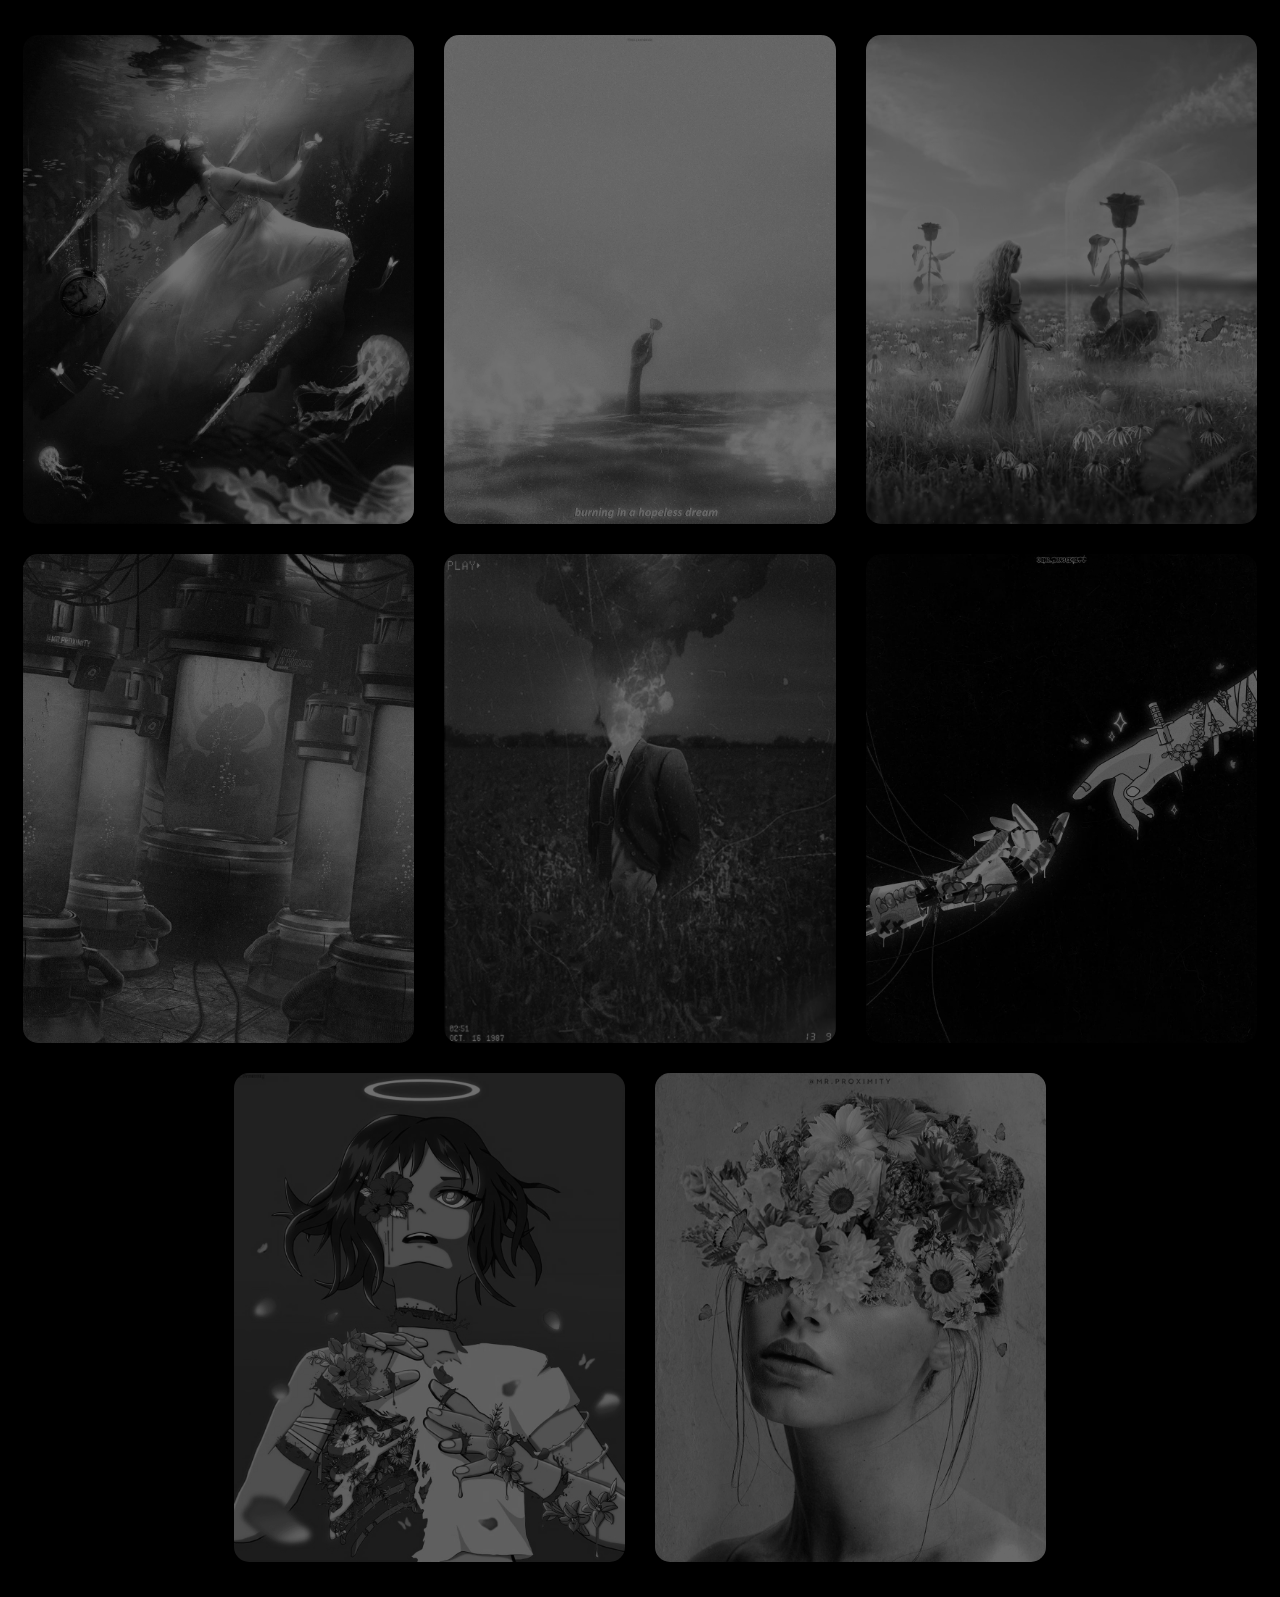
<file: art.html>
<!DOCTYPE html>
<html lang="en">
<head>
    <meta charset="UTF-8">
    <meta name="viewport" content="width=device-width, initial-scale=1.0">
    <title>Glowing PNG Hover with Popup</title>
    <link href="https://cdn.jsdelivr.net/npm/bootstrap@5.3.0/dist/css/bootstrap.min.css" rel="stylesheet">
    <style>
        body {
            background-color: black;
            display: flex;
            justify-content: center;
            align-items: center;
            
        }
        .container-fluid {
            padding: 20px;
        }
        .img-container {
            position: relative;
            display: flex;
            justify-content: center;
            align-items: center;
            padding: 15px;
            cursor: pointer;
        }
        .glow {
            position: absolute;
            top: 50%;
            left: 50%;
            transform: translate(-50%, -50%);
            width: 100%;
            height: 100%;
            filter: blur(12px);
            opacity: 0;
            transition: opacity 0.3s ease-in-out;
            border-radius: 15px;
            pointer-events: none;
            z-index: -1;
        }
        .img-container:hover .glow {
            opacity: 65%;
        }
        .main {
            display: block;
            width: 100%;
            height: auto;
            position: relative;
            border-radius: 15px;
            z-index: 1;
        }

        /* Default: All images are in full color */
.img-container .main {
    transition: filter 0.3s ease-in-out;
}

/* When hovering on any .img-container, turn ALL images grayscale */
.container-fluid:hover .main {
    filter: grayscale(100%);
    opacity: 45%;
}

/* The hovered image stays in full color */
.img-container:hover .main {
    filter: grayscale(0%);
    opacity: 100%;
}

        

        
        /* Glassmorphism Popup */
        .popup {
        
            position: fixed;min-width: 1000px;
            background: rgba(255, 255, 255, 0.35); /* White base with 35% opacity */
            min-height: 400px;
            border: 0.4px solid white;
            top: 50%;
            left: 50%;
            transform: translate(-50%, -50%) scale(0.9);
            width: 60%;
            max-width: 600px;
            padding: 30px;
            border-radius: 15px;
            background: rgba(255, 255, 255, 0.15);
            backdrop-filter: blur(10px);
            box-shadow: 0 4px 20px rgba(255, 255, 255, 0.2);
            
            color: white; /* Ensures visibility */
    text-shadow: 2px 2px 4px rgba(0, 0, 0, 0.7); /* Soft shadow for contrast */
    font-weight: 500; /* Slightly bold for better readability */
            font-family: "Poppins", sans-serif;
            
            opacity: 0;
            transition: opacity 0.4s ease-in-out, transform 0.4s ease-in-out;
            z-index: 2;
        }
        .popup.show {
            display: block;
            opacity: 2;
            transform: translate(-50%, -50%) scale(1);
        }
        .popup-header {
    display: flex;
    justify-content: space-between;
    align-items: center;
    font-size: 22px;
    font-weight: bold;
    z-index: 2;
    margin-right: 0px; /* Adds spacing between title and description */
}

        
        .popup-description { color: white; /* Ensures visibility */
    text-shadow: 2px 2px 4px rgba(0, 0, 0, 0.7); /* Soft shadow for contrast */
    font-weight: 500; /* Slightly bold for better readability */
            font-size: 16px;
            opacity: 0.8;
            text-align: right;
            z-index: 2;
          
        }
        .popup-close {
            cursor: pointer;
            color: rgba(0, 0, 0, 0);
            font-size: 20px;
            transition: 0.3s;
            z-index: 2;
        }
        .popup-close:hover {
            color: rgb(0, 0, 0);
            z-index: 2;
        }
        .popup-icon {
            width: 22px;
            height: 22px;
            z-index: 2;
        }
    </style>
</head>
<body>
    

    <div class="container-fluid">
        <!-- First Row -->
        <div class="row g-4">
            <div class="col-md-4 col-sm-6 img-container" onclick="showPopup('Celestial Mirage', 'A surreal blend of cosmic colors, inspired by the endless wonders of the galaxy.A surreal blend of cosmic colors, inspired by the endless wonders of the galaxy.A surreal blend of cosmic colors, inspired by the endless wonders of the galaxy.')">
                <img src="art1.png" alt="Art 1" class="main">
                <img src="art1.png" alt="Art 1 Glow" class="glow">
            </div>
            <div class="col-md-4 col-sm-6 img-container" onclick="showPopup('Ethereal Echoes', 'A dreamlike representation of fading memories, painted in soft hues of nostalgia.A dreamlike representation of fading memories, painted in soft hues of nostalgia.A dreamlike representation of fading memories, painted in soft hues of nostalgia.A dreamlike representation of fading memories, painted in soft hues of nostalgia.')">
                <img src="art2.png" alt="Art 2" class="main">
                <img src="art2.png" alt="Art 2 Glow" class="glow">
            </div>
            <div class="col-md-4 col-sm-6 img-container" onclick="showPopup('Silent Symphony', 'A visual orchestra of colors harmonizing in silent rhythm, evoking deep emotions.')">
                <img src="art3.png" alt="Art 3" class="main">
                <img src="art3.png" alt="Art 3 Glow" class="glow">
            </div>
        </div>

        <!-- Second Row -->
        <div class="row g-4">
            <div class="col-md-4 col-sm-6 img-container" onclick="showPopup('Aurora’s Embrace', 'Capturing the dance of northern lights in an artistic glow of ethereal energy.')">
                <img src="art4.png" alt="Art 4" class="main">
                <img src="art4.png" alt="Art 4 Glow" class="glow">
            </div>
            <div class="col-md-4 col-sm-6 img-container" onclick="showPopup('Infinite Reverie', 'A journey through infinite landscapes of the mind, a fusion of reality and fantasy.')">
                <img src="art5.png" alt="Art 5" class="main">
                <img src="art5.png" alt="Art 5 Glow" class="glow">
            </div>
            <div class="col-md-4 col-sm-6 img-container" onclick="showPopup('Timeless Mirage', 'A fleeting vision frozen in time, suspended between dreams and reality.')">
                <img src="art6.png" alt="Art 6" class="main">
                <img src="art6.png" alt="Art 6 Glow" class="glow">
            </div>
        </div>

        <!-- Third Row -->
        <div class="row g-4 justify-content-center">
            <div class="col-md-4 col-sm-6 img-container" onclick="showPopup('Shattered Illusions', 'Fragments of imagination colliding into an abstract masterpiece.')">
                <img src="art7.png" alt="Art 7" class="main">
                <img src="art7.png" alt="Art 7 Glow" class="glow">
            </div>
            <div class="col-md-4 col-sm-6 img-container" onclick="showPopup('Eclipse’s Whisper', 'A cosmic ballet of light and shadow, captured in a single mesmerizing moment.')">
                <img src="art8.png" alt="Art 8" class="main">
                <img src="art8.png" alt="Art 8 Glow" class="glow">
            </div>
        </div>
    </div>

    <!-- Glassmorphism Popup -->
    <div id="popup" class="popup">
        <div class="popup-header">
            <span id="popup-title"></span>
            <span class="popup-close" onclick="hidePopup()">
                <svg xmlns="http://www.w3.org/2000/svg" width="22" height="22" fill="white" class="popup-icon" viewBox="0 0 16 16">
                    <path d="M8 15A7 7 0 1 1 8 1a7 7 0 0 1 0 14m0 1A8 8 0 1 0 8 0a8 8 0 0 0 0 16"/>
                    <path d="M4.646 4.646a.5.5 0 0 1 .708 0L8 7.293l2.646-2.647a.5.5 0 0 1 .708.708L8.707 8l2.647 2.646a.5.5 0 0 1-.708.708L8 8.707l-2.646 2.647a.5.5 0 0 1-.708-.708L7.293 8 4.646 5.354a.5.5 0 0 1 0-.708"/>
                </svg>
            </span>
        </div>
        <p id="popup-description" class="popup-description"></p>
    </div>

    <script>
        function showPopup(title, description) {
            document.getElementById("popup-title").innerText = title;
            document.getElementById("popup-description").innerText = description;
            document.getElementById("popup").classList.add("show");
        }
        function hidePopup() {
            document.getElementById("popup").classList.remove("show");
        }
    </script>


</body>
</html>
</file>
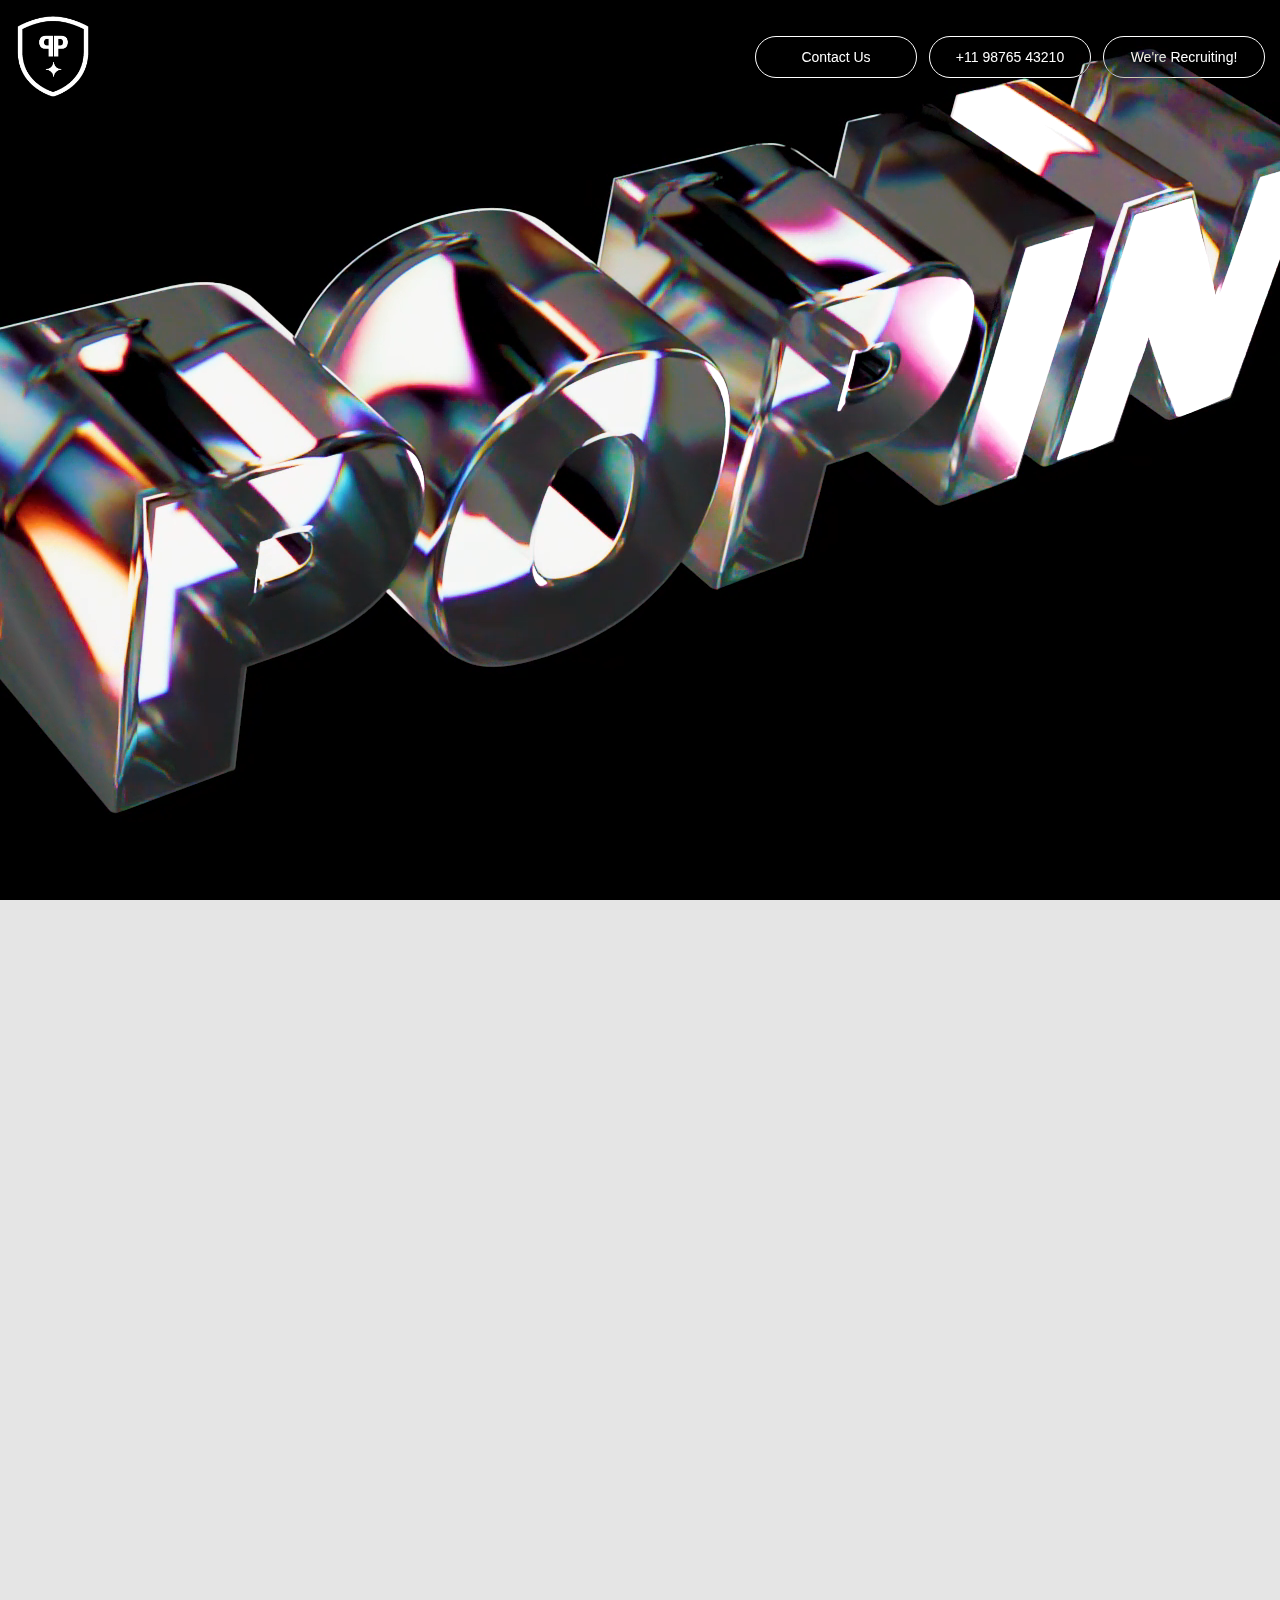
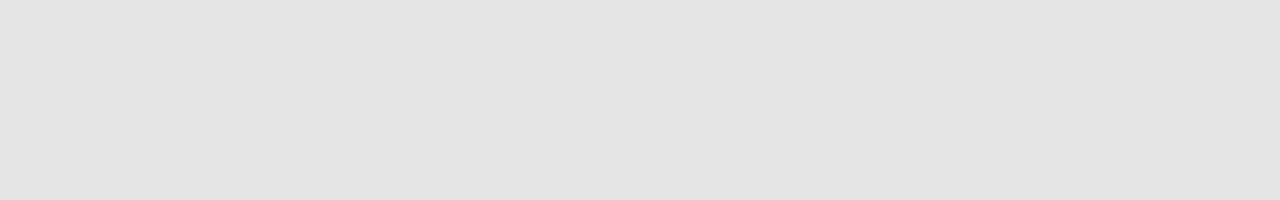
<file: combined test.html>
<!DOCTYPE html>
<html lang="en">
<head>
    <meta charset="UTF-8">
    <meta name="viewport" content="width=device-width, initial-scale=1.0">
    <title>Interactive Logo</title>
    <style>
        body {
            font-family: "Poppins", sans-serif;
            margin: 0;
            overflow-x: hidden;
            background: #000000;
        }
        .page {
            width: 100vw;
            height: 100vh;
            display: flex;
            align-items: center;
            justify-content: center;
            position: relative;
        }
        #page1 { 
            background: #000000; 
            width: 100vw;
            height: 100vh;
            display: flex;
            align-items: center;
            justify-content: center;
            flex-direction: column;
            position: relative;
        }
        #page2 { 
            background: #e5e5e5; 
            width: 100vw;
            height: 100vh;
            display: flex;
            align-items: center;
            justify-content: center;
        }
        .video-container {
            position: absolute;
            width: 1920px;
            height: 1080px;
        }
        .hello-image {
            position: absolute;
            width: 1920px;
            height: 1080px;
            z-index: 1;
            display: none;
        }
        .cursor-mask {
            position: absolute;
            width: 800px;
            height: 800px;
            background: radial-gradient(circle, rgba(255,255,255,0.1) 10%, rgba(255,255,255,0) 40%);
            pointer-events: none;
            transform: translate(-50%, -50%);
            filter: blur(20px);
            mix-blend-mode: screen;
            /* Grain effect */
            background-image: url('[data-uri]');
            background-size: cover;
            opacity: 0.8;
        }

        /* HEADER STYLES */
        .header {
            position: fixed;
            top: 15px;
            left: 15px;
            right: 15px;
            display: flex;
            align-items: center;
            justify-content: space-between;
            z-index: 1000;
            transition: filter 0.5s ease-in-out;
            /* Invert dynamically based on background */
            mix-blend-mode: difference;
            color: white;
        }

        /* Logo */
        .logo {
            width: 75px; /* Adjust size */
            height: auto;
            transition: filter 0.5s ease-in-out, box-shadow 0.3s ease-in-out;
        }

        /* Glow effect on logo hover */
        .logo:hover {
            filter: drop-shadow(0 0 10px white);
        }

        /* Contact Box Container (Fixed at Top Right) */
        .contact-container {
            display: flex;
            align-items: center;
            gap: 12px;
            transition: filter 0.5s ease-in-out;
        }

        /* Contact Boxes */
        .contact-box {
            border: 1.5px solid white;
            color: white;
            width: 160px;
            height: 40px;
            border-radius: 40px;
            display: flex;
            align-items: center;
            justify-content: center;
            font-size: 14px;
            font-weight: 300;
            text-align: center;
            transition: box-shadow 0.3s ease-in-out, text-shadow 0.3s ease-in-out;
        }

        /* Glow effect on hover */
        .contact-box:hover {
            box-shadow: 0 0 8px white, 0 0 16px white;
            text-shadow: 0 0 8px white, 0 0 16px white;
        }

       

    </style>
</head>
<body>

    <!-- Header (Logo + Contact Info) -->
    <div class="header" id="header">
        <img src="logo-popin.png" alt="Logo" class="logo" id="logo">
        <div class="contact-container" id="contactHeader">
            <div class="contact-box">Contact Us</div>
            <div class="contact-box"> +11 98765 43210</div>
            <div class="contact-box">We're Recruiting!</div>
        </div>
    </div>

    <div id="page1" class="page">
        <img src="hello.png" class="hello-image" alt="Hello Text" style="display: none; clip-path: circle(400px at 2003px 526px);">
        <video class="video-container" src="loop logo.mp4" autoplay loop muted></video>
        <video class="video-container glow" src="loop logo glow2.mp4" autoplay loop muted style="display: none; clip-path: circle(400px at 2003px 526px);"></video>
        <div class="cursor-mask" style="left: 2003px; top: 526px;"></div>
    </div>

    <div id="page2" class="page">
    </div>

    <script>
        const cursorMask = document.querySelector('.cursor-mask');
        const glowVideo = document.querySelector('.video-container.glow');
        const helloText = document.querySelector('.hello-image');
        const mainVideo = document.querySelector('.video-container:not(.glow)');
        const header = document.getElementById("header");

        // Sync glow video with main video
        glowVideo.addEventListener('loadedmetadata', () => {
            glowVideo.currentTime = mainVideo.currentTime;
        });

        mainVideo.addEventListener('timeupdate', () => {
            glowVideo.currentTime = mainVideo.currentTime;
        });

        document.addEventListener('mousemove', (e) => {
            cursorMask.style.left = `${e.clientX}px`;
            cursorMask.style.top = `${e.clientY}px`;
            glowVideo.style.display = "block";
            helloText.style.display = "block";
            glowVideo.style.clipPath = `circle(400px at ${e.clientX}px ${e.clientY}px)`;
            helloText.style.clipPath = `circle(400px at ${e.clientX}px ${e.clientY}px)`;
        });

        document.addEventListener('mouseleave', () => {
            glowVideo.style.display = "none";
            helloText.style.display = "none";
        });

        // Invert header colors on scroll
        window.addEventListener("scroll", function() {
            const page2 = document.querySelector("#page2");
            const page2Position = page2.offsetTop;

            if (window.scrollY >= page2Position - 50) {
                header.classList.add("invert");
            } else {
                header.classList.remove("invert");
            }
        });
    </script>

</body>
</html>
</file>
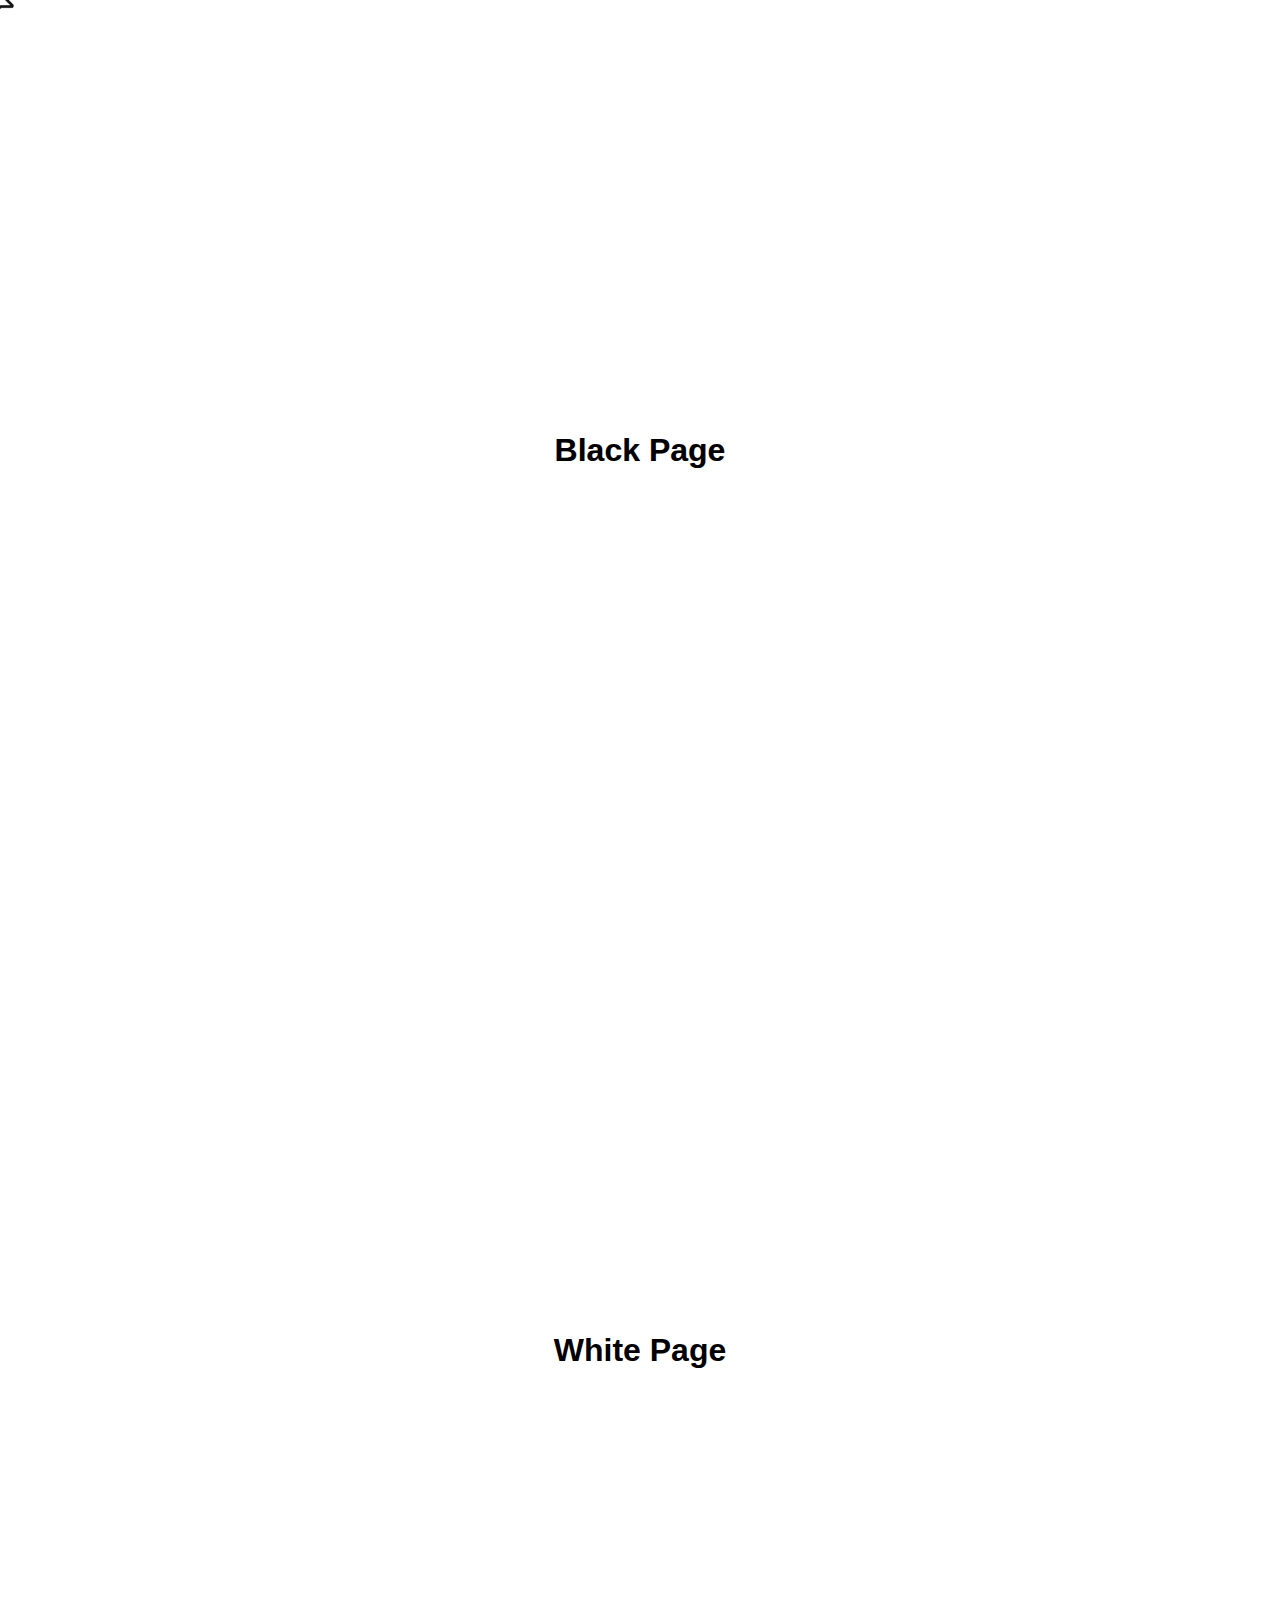
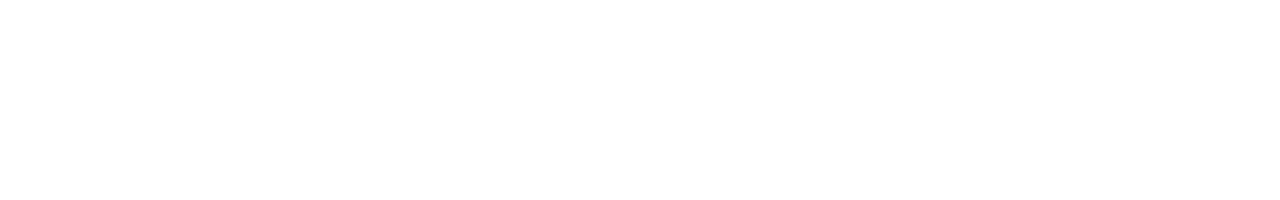
<file: custom test.html>
<!DOCTYPE html>
<html lang="en">
<head>
    <meta charset="UTF-8">
    <meta name="viewport" content="width=device-width, initial-scale=1.0">
    <title>Two Page Scroll with Auto-Inverting Cursor</title>
    <style>
        /* Remove default margins */
        body, html {
            margin: 0;
            padding: 0;
            height: 200vh; /* 2-page effect */
            cursor: none; /* Hide default cursor */
        }

        /* Section Styling */
        .page {
            height: 100vh;
            display: flex;
            justify-content: center;
            align-items: center;
            font-size: 2rem;
            font-family: Arial, sans-serif;
            font-weight: bold;
            position: relative;
            width: 100%;
        }

        .black-page {
            background-color: black;
            color: white;
        }

        .white-page {
            background-color: white;
            color: black;
        }

        /* Cursor Overlay Layer */
        .cursor-layer {
            position: fixed;
            top: 0;
            left: 0;
            width: 100%;
            height: 100%;
            pointer-events: none; /* Allows interaction with underlying content */
            z-index: 9999;
            background: white; /* Trick to make mix-blend-mode detect colors correctly */
            mix-blend-mode: difference;
        }

        /* Custom Cursor */
        .custom-cursor {
            position: absolute;
            width: 32px;
            height: 32px;
            background: url('custom.png') no-repeat center;
            background-size: contain;
            transform: translate(-50%, -50%);
        }
    </style>
</head>
<body>
    <!-- Cursor Overlay -->
    <div class="cursor-layer">
        <div class="custom-cursor" id="cursor"></div>
    </div>

    <!-- Pages -->
    <div class="page black-page">Black Page</div>
    <div class="page white-page">White Page</div>

    <script>
        // Custom Cursor Movement
        document.addEventListener("mousemove", function(e) {
            const cursor = document.getElementById("cursor");
            cursor.style.left = `${e.clientX}px`;
            cursor.style.top = `${e.clientY}px`;
        });
    </script>
</body>
</html>
</file>
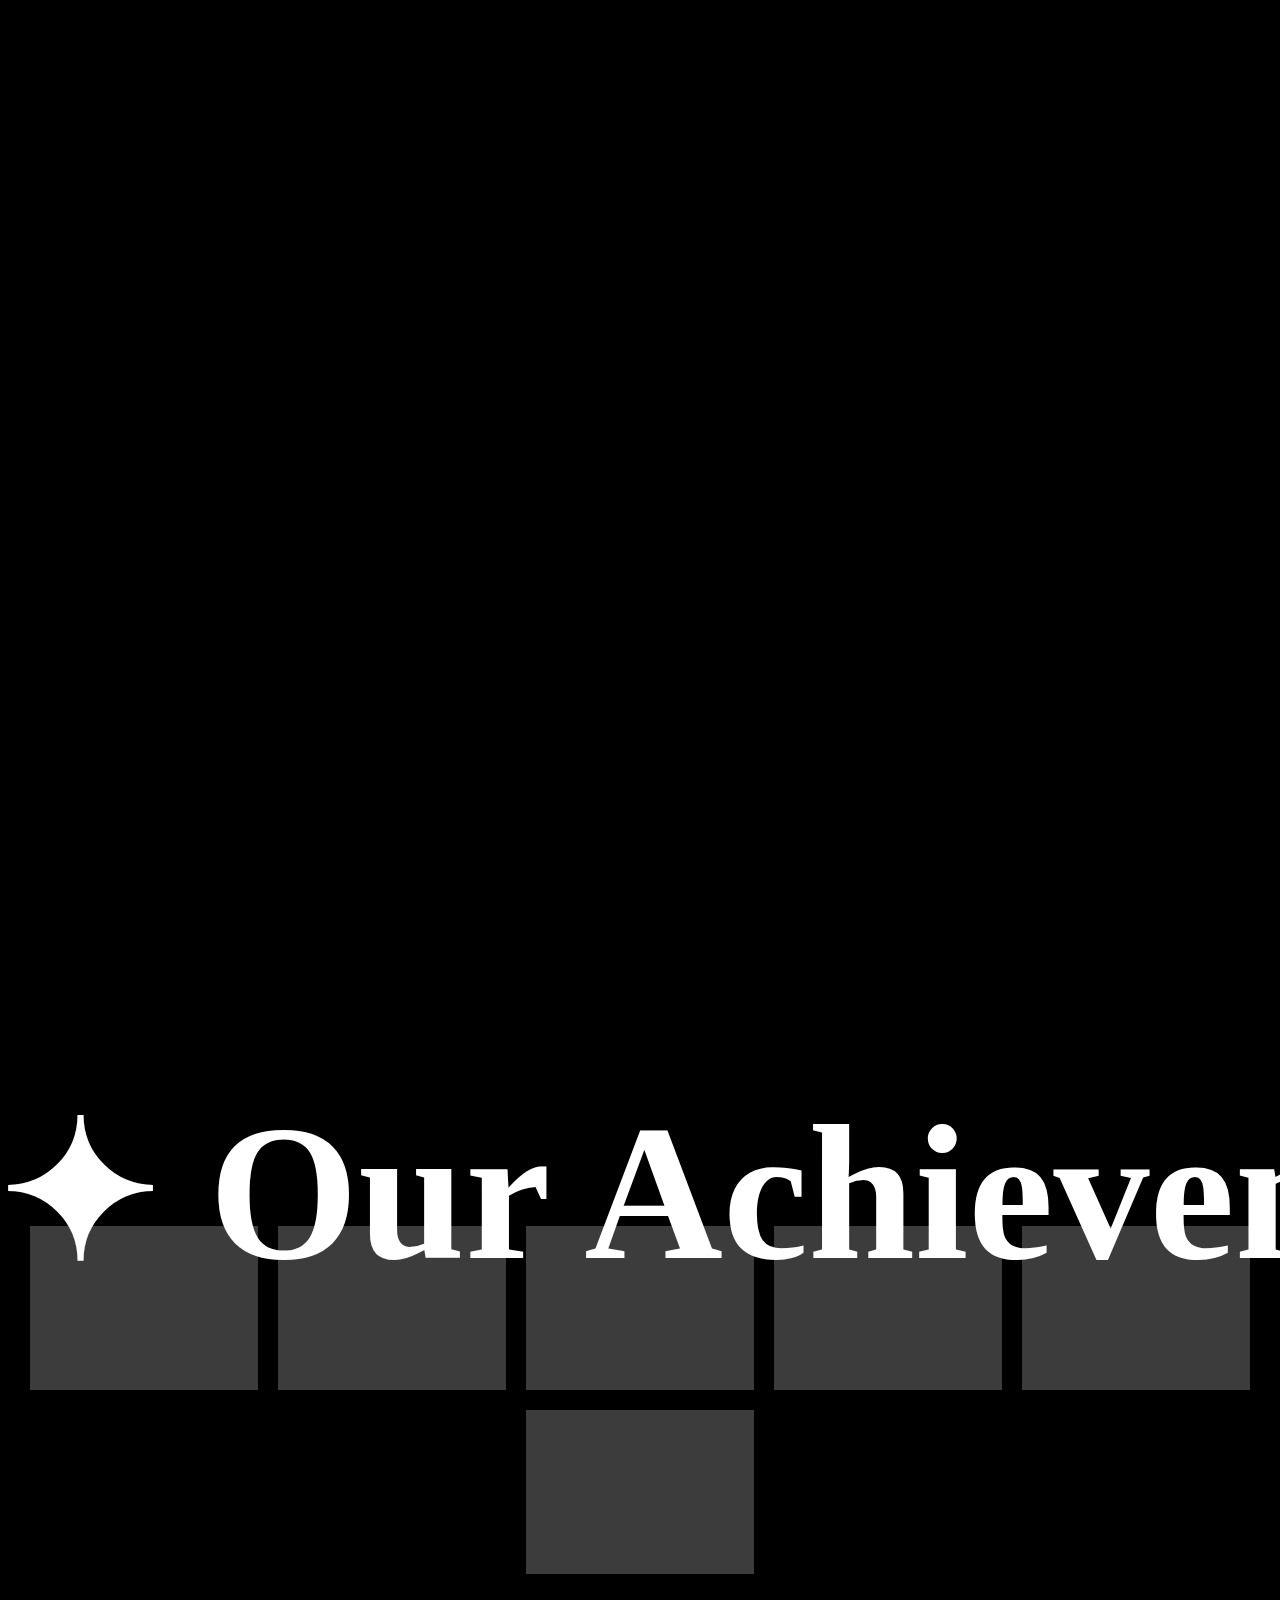
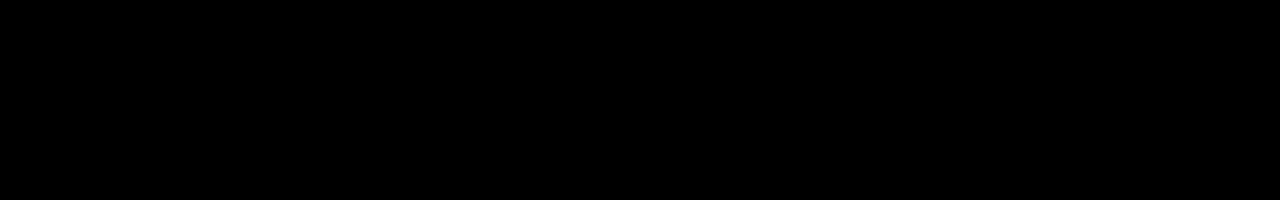
<file: gallery.html>
<!DOCTYPE html>
<html lang="en">
<head>
    <meta charset="UTF-8">
    <meta name="viewport" content="width=device-width, initial-scale=1.0">
    <title>Our Achievements</title>
    <style>
        body {
            margin: 0;
            padding: 0;
            background-color: black;
            color: white;
            font-family: 'Garamond', serif;
        }

        .blank-section {
            height: 100vh;
        }

        .achievements-section {
            height: 100vh;
            display: flex;
            flex-direction: column;
            align-items: center;
            justify-content: center;
            position: relative;
            overflow: hidden;
        }

        .scrolling-text {
            white-space: nowrap;
            font-size: 192px;  /* 2x the original size */
            font-weight: bold;
            position: absolute;
            top: 20%;
            overflow: hidden;
            width: 100%;
        }

        .text-wrapper {
            display: flex;
            width: max-content;
            animation: scrollText 64s linear infinite; /* Slower by 40% */
        }

        .text-content {
            padding-right: 50px;
        }

        @keyframes scrollText {
            from { transform: translateX(0); }
            to { transform: translateX(-100%); }
        }

        .gallery {
            display: flex;
            flex-wrap: wrap;
            justify-content: center;
            gap: 20px;
            margin-top: 100px;
        }

        .gallery div {
            width: calc(100px + 10vw);
            height: calc(100px + 5vw);
            background-color: rgba(200, 200, 200, 0.3);
        }
    </style>
</head>
<body>
    <div class="blank-section"></div>
    <div class="achievements-section">
        <div class="scrolling-text">
            <div class="text-wrapper">
                <!-- Text will be dynamically generated here -->
            </div>
        </div>
        <div class="gallery">
            <div></div>
            <div></div>
            <div></div>
            <div></div>
            <div></div>
            <div></div>
        </div>
    </div>

    <script>
        let scrollingTextWrapper = document.querySelector('.text-wrapper');
        let textContent = '✦ Our Achievements';

        // Function to duplicate the text content dynamically
        function generateText() {
            scrollingTextWrapper.innerHTML = ''; // Clear existing content
            for (let i = 0; i < 20; i++) {
                let span = document.createElement('span');
                span.classList.add('text-content');
                span.textContent = textContent;
                scrollingTextWrapper.appendChild(span);
            }
        }

        // Call the function to populate the text initially
        generateText();

        // Initial scroll speed is slower
        let baseSpeed = 64;  // 40% slower speed than before (40s => 64s)

        // Adjust scrolling speed on scroll
        window.addEventListener('scroll', () => {
            let scrollTop = window.scrollY;
            // Calculate the new speed with reduced speed (slower by 40%)
            let newSpeed = baseSpeed + (scrollTop / window.innerHeight * baseSpeed);
            scrollingTextWrapper.style.animationDuration = newSpeed + 's';  // Change only speed, not direction
        });
    </script>
</body>
</html>
</file>
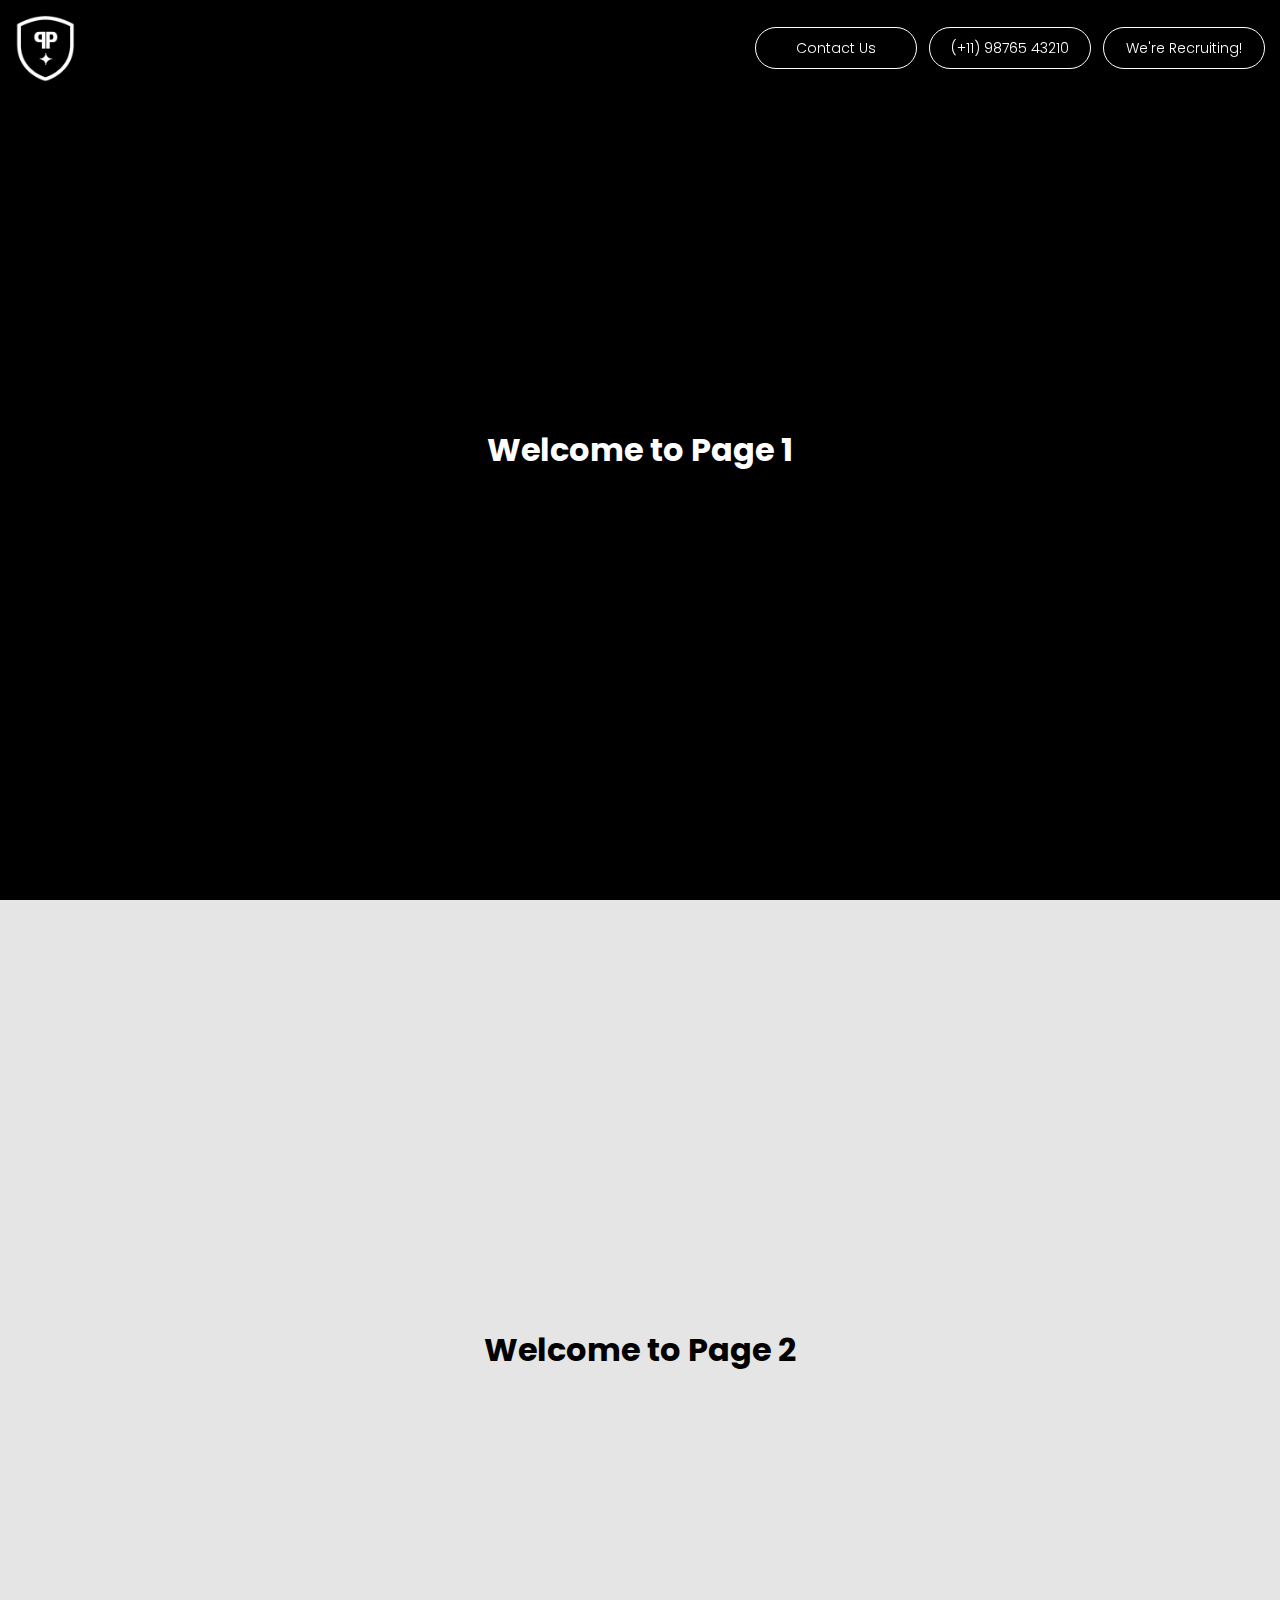
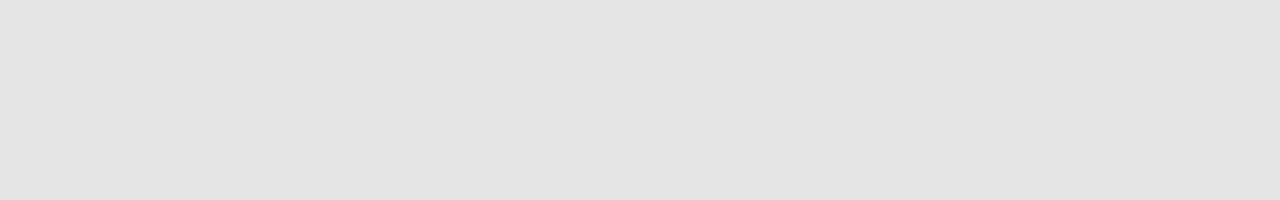
<file: header test.html>
<!DOCTYPE html>
<html lang="en">
<head>
    <meta charset="UTF-8">
    <meta name="viewport" content="width=device-width, initial-scale=1.0">
    <title>Scrolling Contact Header</title>
    <style>
        @import url('https://fonts.googleapis.com/css2?family=Poppins:wght@300&display=swap');

        body {
            font-family: "Poppins", sans-serif;
            margin: 0;
            padding: 0;
            transition: background-color 0.5s ease-in-out;
        }

        /* Page 1 (Black background) */
        .page-1 {
            background-color: black;
            height: 100vh;
            display: flex;
            justify-content: center;
            align-items: center;
            color: white;
        }

        /* Page 2 (White background) */
        .page-2 {
            background-color: #e5e5e5;
            height: 100vh;
            display: flex;
            justify-content: center;
            align-items: center;
            color: black;
        }

        /* Header (Contains Logo & Contact Boxes) */
        .header {
            position: fixed;
            top: 15px;
            left: 15px;
            right: 15px;
            display: flex;
            align-items: center;
            justify-content: space-between;
            z-index: 1000;
            transition: filter 0.5s ease-in-out;
        }

        /* Logo */
        .logo {
            width: 60px; /* Adjust size */
            height: auto;
            transition: filter 0.5s ease-in-out, box-shadow 0.3s ease-in-out;
        }

        /* Glow effect on logo hover */
        .logo:hover {
            filter: drop-shadow(0 0 10px white);
        }

        /* Contact Box Container (Fixed at Top Right) */
        .contact-container {
            display: flex;
            align-items: center;
            gap: 12px;
            transition: filter 0.5s ease-in-out;
        }

        /* Contact Boxes */
        .contact-box {
            border: 1.5px solid white;
            color: white;
            width: 160px;
            height: 40px;
            border-radius: 40px;
            display: flex;
            align-items: center;
            justify-content: center;
            font-size: 14px;
            font-weight: 300;
            text-align: center;
            transition: box-shadow 0.3s ease-in-out, text-shadow 0.3s ease-in-out;
        }

        /* Glow effect on hover */
        .contact-box:hover {
            box-shadow: 0 0 8px white, 0 0 16px white;
            text-shadow: 0 0 8px white, 0 0 16px white;
        }

        /* Invert effect for Page 2 */
        .invert {
            filter: invert(1);
        }
    </style>
</head>
<body>

    <!-- Header (Logo + Contact Info) -->
    <div class="header" id="header">
        <img src="logo-popin.png" alt="Logo" class="logo" id="logo">
        <div class="contact-container" id="contactHeader">
            <div class="contact-box">Contact Us</div>
            <div class="contact-box"> (+11) 98765 43210</div>
            <div class="contact-box">We're Recruiting!</div>
        </div>
    </div>

    <!-- Page 1 -->
    <div class="page-1">
        <h1>Welcome to Page 1</h1>
    </div>

    <!-- Page 2 -->
    <div class="page-2">
        <h1>Welcome to Page 2</h1>
    </div>

    <script>
        window.addEventListener("scroll", function() {
            const header = document.getElementById("header");
            const page2 = document.querySelector(".page-2");
            const page2Position = page2.offsetTop;

            if (window.scrollY >= page2Position - 50) {
                header.classList.add("invert");
            } else {
                header.classList.remove("invert");
            }
        });
    </script>

</body>
</html>
</file>
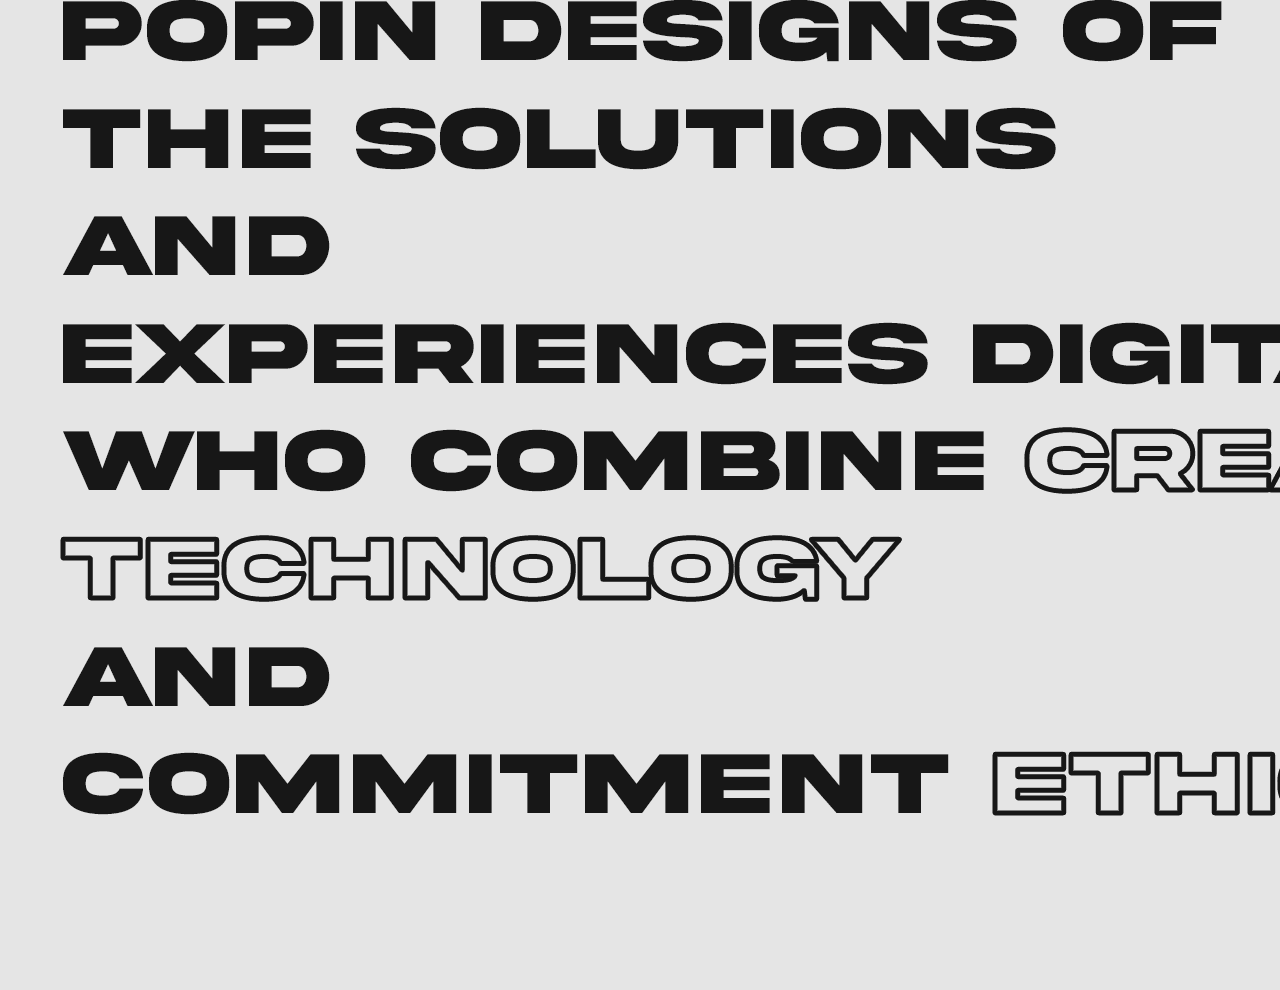
<file: mousein test.html>
<!DOCTYPE html>
<html lang="en">
<head>
    <meta charset="UTF-8">
    <meta name="viewport" content="width=device-width, initial-scale=1.0">
    <title>Interactive Image Hover</title>
    <style>
        body {
            background-color: #e5e5e5;
            margin: 0;
            height: 100vh;
            display: flex;
            justify-content: center;
            align-items: center;
            position: relative;
            overflow: hidden;
        }
        .container {
            position: relative;
            width: 1920px;
            height: 1080px;
        }
        /* Main Text Image */
        .text-image {
            position: absolute;
            top: 0;
            left: 0;
            width: 1920px;
            height: 1080px;
        }
        /* Hover Images (initially hidden) */
        .hover-image {
            position: absolute;
            top: 0;
            left: 0;
            width: 1920px;
            height: 1080px;
            visibility: hidden;
            opacity: 0;
            transition: opacity 0.5s ease;
            pointer-events: none; /* Ensures images don’t block hover detection */
        }
        .hover-image.blue {
            background-image: url('blue.png');
        }
        .hover-image.green {
            background-image: url('green.png');
        }
        .hover-image.red {
            background-image: url('red.png');
        }
        /* Hover Areas */
        .hover-area {
            position: absolute;
            cursor: pointer;
        }
        /* Adjusted Box Sizes */
        .blue-box {
            top: 500px;
            left: 1020px;
            width: 847px;
            height: 144px;
        }
        .green-box {
            top: 605px;
            left: 41px;
            width: 964px;
            height: 116px;
        }
        .red-box {
            top: 831px;
            left: 985px;
            width: 556px;
            height: 121px;
        }
    </style>
</head>
<body>
    <div class="container">
        <!-- Main Text Image -->
        <img class="text-image" src="page2text.png" alt="Text">
        
        <!-- Hoverable Areas -->
        <div class="hover-area blue-box" onmouseover="showImage('blue')" onmouseout="hideImage('blue')"></div>
        <div class="hover-area green-box" onmouseover="showImage('green')" onmouseout="hideImage('green')"></div>
        <div class="hover-area red-box" onmouseover="showImage('red')" onmouseout="hideImage('red')"></div>
        
        <!-- Hover Images -->
        <div class="hover-image blue"></div>
        <div class="hover-image green"></div>
        <div class="hover-image red"></div>
    </div>

    <script>
        function showImage(color) {
            const image = document.querySelector(`.hover-image.${color}`);
            image.style.visibility = 'visible';
            image.style.opacity = '1';
        }

        function hideImage(color) {
            const image = document.querySelector(`.hover-image.${color}`);
            image.style.opacity = '0';
            setTimeout(() => {
                if (image.style.opacity === '0') {
                    image.style.visibility = 'hidden';
                }
            }, 500); // Match transition duration
        }
    </script>
</body>
</html>
</file>
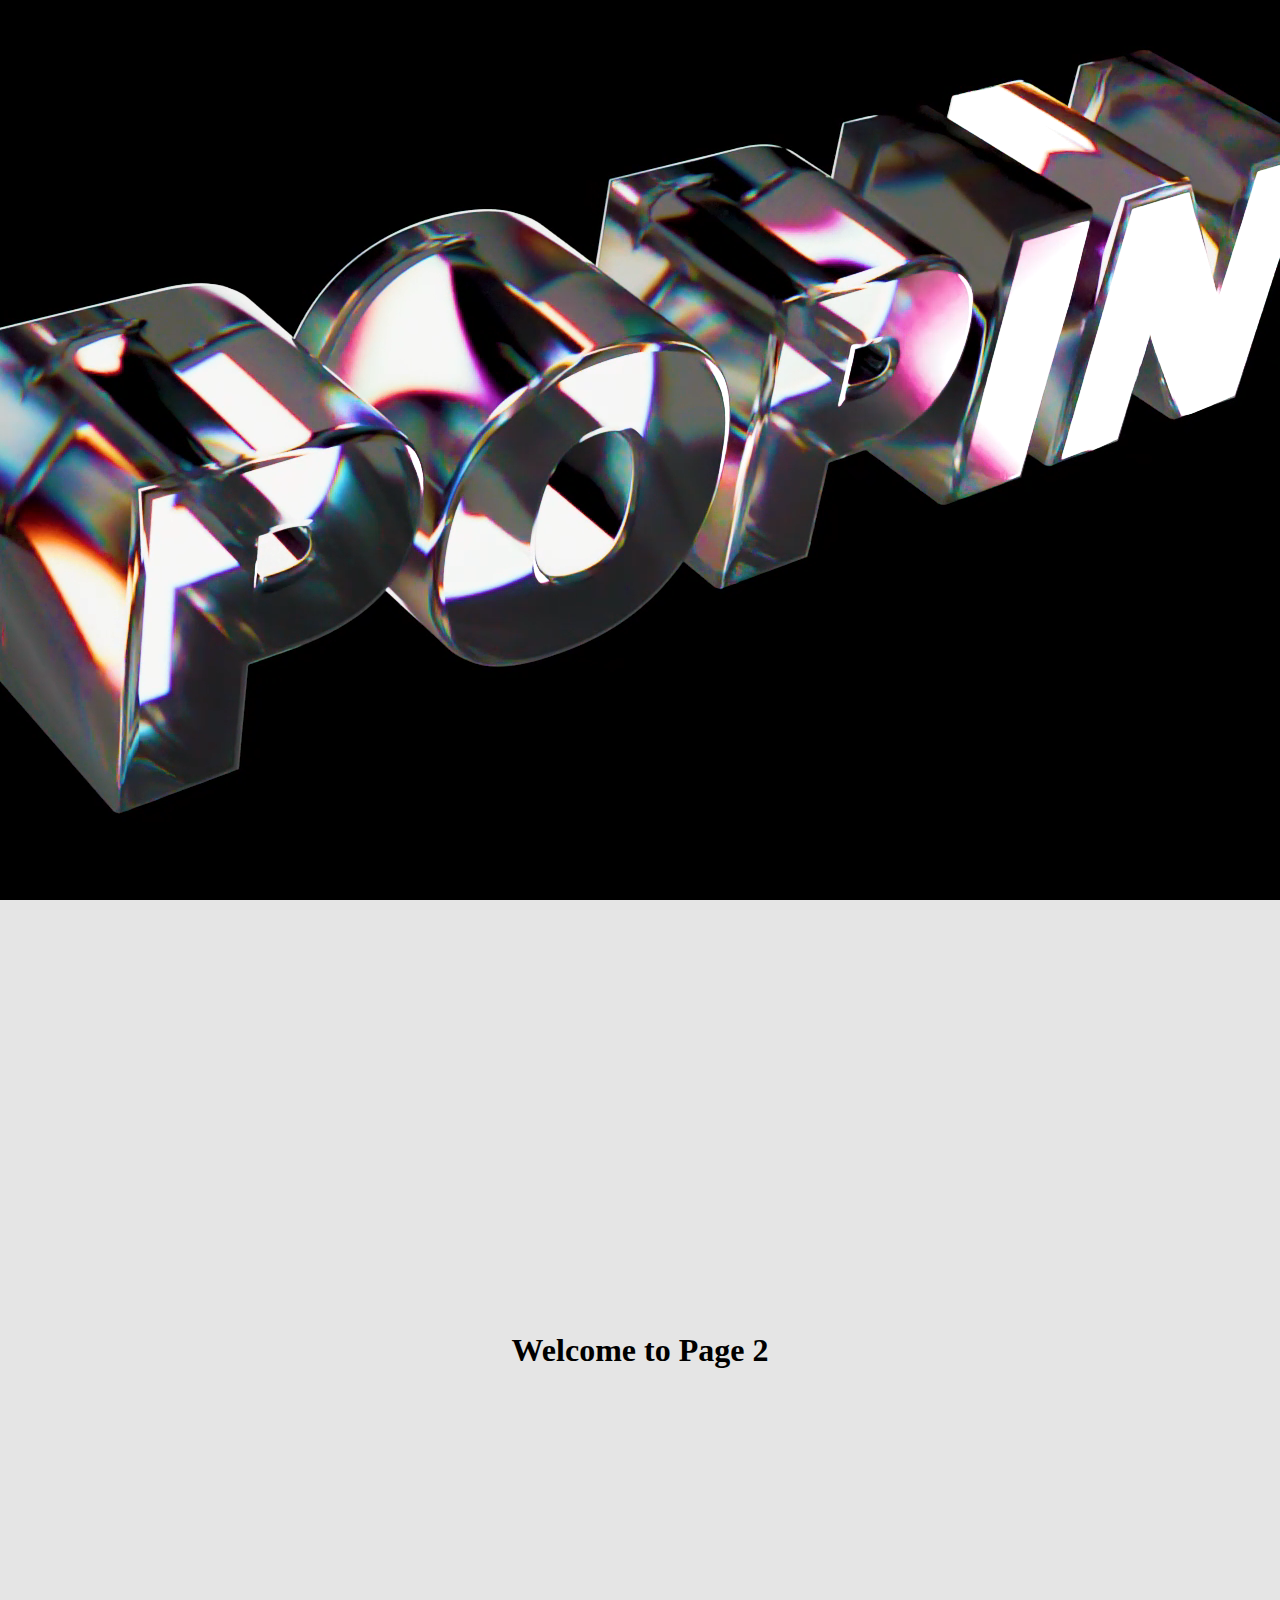
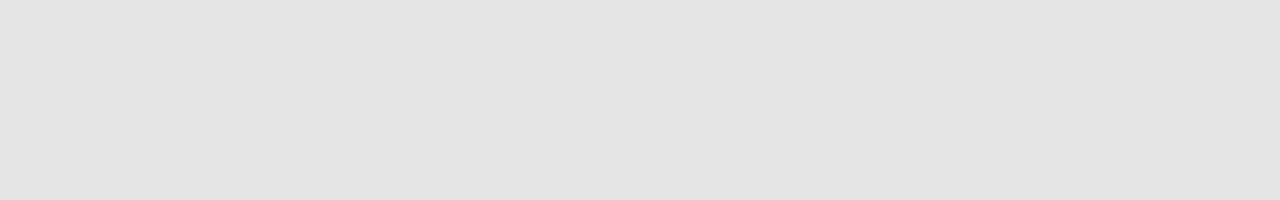
<file: test.html>
<html lang="en">
<head>
    <meta charset="UTF-8">
    <meta name="viewport" content="width=device-width, initial-scale=1.0">
    <title>Interactive Logo</title>
    <style>
        body {
            margin: 0;
            overflow-x: hidden;
            background: #000000;
        }
        .page {
            width: 100vw;
            height: 100vh;
            display: flex;
            align-items: center;
            justify-content: center;
            position: relative;
        }
        #page1 { 
            background: #000000; 
            width: 100vw;
            height: 100vh;
            display: flex;
            align-items: center;
            justify-content: center;
            flex-direction: column;
            position: relative;
        }
        #page2 { 
            background: #e5e5e5; 
            width: 100vw;
            height: 100vh;
            display: flex;
            align-items: center;
            justify-content: center;
        }
        .video-container {
            position: absolute;
            width: 1920px;
            height: 1080px;
        }
        .hello-image {
            position: absolute;
            width: 1920px;
            height: 1080px;
            z-index: 1;
            display: none;
        }
        .cursor-mask {
            position: absolute;
            width: 800px;
            height: 800px;
            background: radial-gradient(circle, rgba(255,255,255,0.1) 10%, rgba(255,255,255,0) 40%);
            pointer-events: none;
            transform: translate(-50%, -50%);
            filter: blur(20px);
            mix-blend-mode: screen;
             /* Grain effect */
    background-image: url('[data-uri]');
    background-size: cover;
    opacity: 0.8;
    
        }
    </style>
</head>
<body>
    <div id="page1" class="page">
        <img src="hello.png" class="hello-image" alt="Hello Text" style="display: none; clip-path: circle(400px at 2003px 526px);">
        <video class="video-container" src="loop logo.mp4" autoplay loop muted></video>
        <video class="video-container glow" src="loop logo glow2.mp4" autoplay loop muted style="display: none; clip-path: circle(400px at 2003px 526px);"></video>
        <div class="cursor-mask" style="left: 2003px; top: 526px;"></div>
    </div>
    <div id="page2" class="page">
        <h1>Welcome to Page 2</h1>
    </div>
    <script>
        const cursorMask = document.querySelector('.cursor-mask');
        const glowVideo = document.querySelector('.video-container.glow');
        const helloText = document.querySelector('.hello-image');
        const mainVideo = document.querySelector('.video-container:not(.glow)');

        // Sync glow video with main video
        glowVideo.addEventListener('loadedmetadata', () => {
            glowVideo.currentTime = mainVideo.currentTime;
        });

        mainVideo.addEventListener('timeupdate', () => {
            glowVideo.currentTime = mainVideo.currentTime;
        });

        document.addEventListener('mousemove', (e) => {
            cursorMask.style.left = `${e.clientX}px`;
            cursorMask.style.top = `${e.clientY}px`;
            glowVideo.style.display = "block";
            helloText.style.display = "block";
            glowVideo.style.clipPath = `circle(400px at ${e.clientX}px ${e.clientY}px)`;
            helloText.style.clipPath = `circle(400px at ${e.clientX}px ${e.clientY}px)`;
        });

        document.addEventListener('mouseleave', () => {
            glowVideo.style.display = "none";
            helloText.style.display = "none";
        });
    </script>
</body>
</html>
</file>
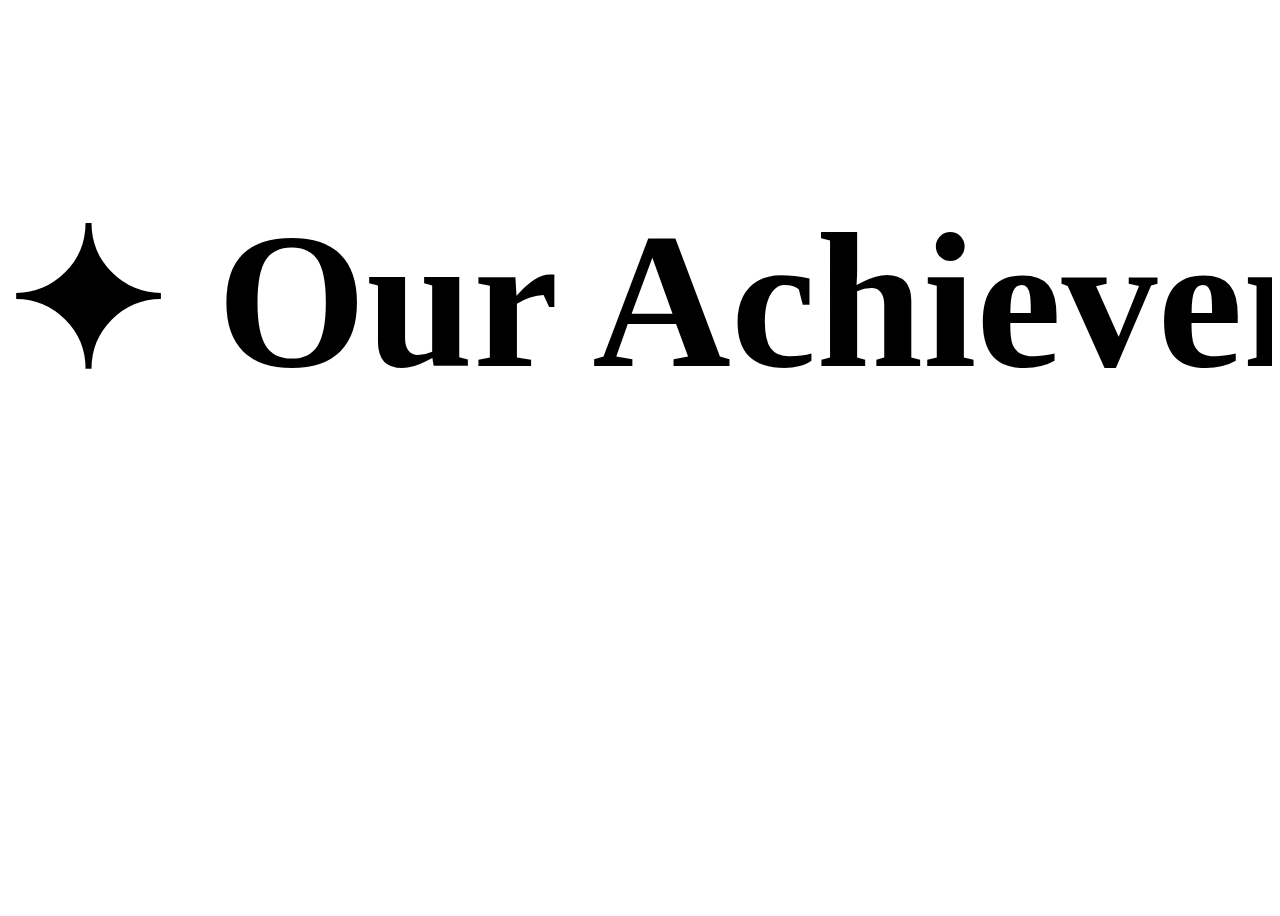
<file: text animation test.html>
<!DOCTYPE html>
<html lang="en">
<head>
    <meta charset="UTF-8">
    <meta name="viewport" content="width=device-width, initial-scale=1.0">
    <title>Our Achievements</title>
    <style>
       

        .achievements-section {
            height: 100vh;
            display: flex;
            flex-direction: column;
            align-items: center;
            justify-content: center;
            position: relative;
            overflow: hidden;
        }

        .scrolling-text {
            white-space: nowrap;
            font-size: 192px;  /* 2x the original size */
            font-weight: bold;
            position: absolute;
            top: 20%;
            overflow: hidden;
            width: 100%;
        }

        .text-wrapper {
            display: flex;
            width: max-content;
            animation: scrollText 64s linear infinite; /* Slower by 40% */
        }

        .text-content {
            padding-right: 50px;
        }

        @keyframes scrollText {
            from { transform: translateX(0); }
            to { transform: translateX(-100%); }
        }

    </style>
</head>
<body>
    
    <div class="achievements-section">
        <div class="scrolling-text">
            <div class="text-wrapper">
                <!-- Text will be dynamically generated here -->
            </div>
        </div>
        
    </div>

    <script>
        let scrollingTextWrapper = document.querySelector('.text-wrapper');
        let textContent = '✦ Our Achievements';

        // Function to duplicate the text content dynamically
        function generateText() {
            scrollingTextWrapper.innerHTML = ''; // Clear existing content
            for (let i = 0; i < 20; i++) {
                let span = document.createElement('span');
                span.classList.add('text-content');
                span.textContent = textContent;
                scrollingTextWrapper.appendChild(span);
            }
        }

        // Call the function to populate the text initially
        generateText();

        // Initial scroll speed is slower
        let baseSpeed = 64;  // 40% slower speed than before (40s => 64s)

        // Adjust scrolling speed on scroll
        window.addEventListener('scroll', () => {
            let scrollTop = window.scrollY;
            // Calculate the new speed with reduced speed (slower by 40%)
            let newSpeed = baseSpeed + (scrollTop / window.innerHeight * baseSpeed);
            scrollingTextWrapper.style.animationDuration = newSpeed + 's';  // Change only speed, not direction
        });
    </script>
</body>
</html>
</file>
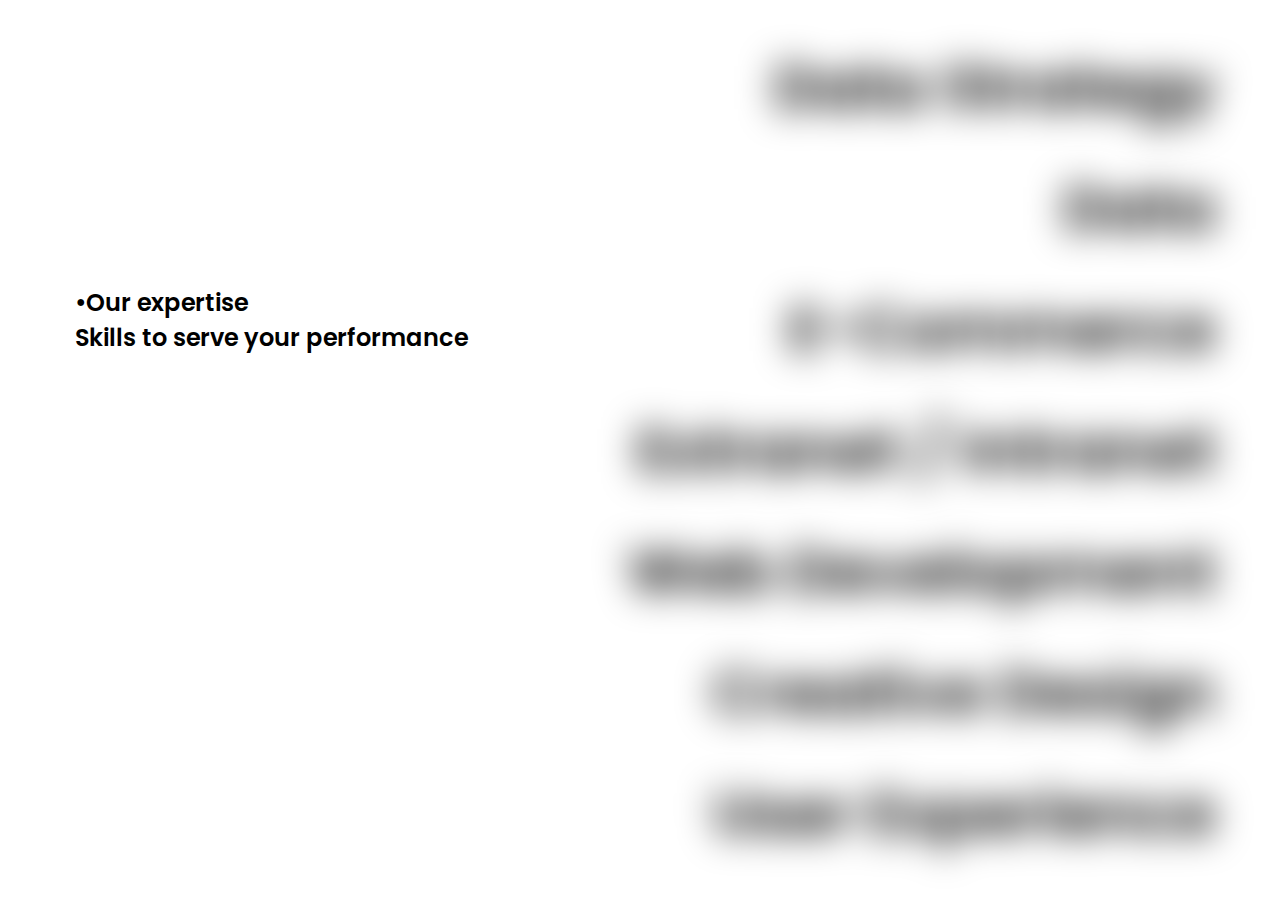
<file: text blur2.html>
<!DOCTYPE html>
<html lang="en">
<head>
    <meta charset="UTF-8">
    <meta name="viewport" content="width=device-width, initial-scale=1.0">
    <title>Blur to Clear Text with Popup</title>
    <style>
        @import url('https://fonts.googleapis.com/css2?family=Poppins:wght@300;600&display=swap');

        body {                                              /* BODY*/
            margin: 0;
            padding: 0;
            display: flex;
            justify-content: space-between;
            align-items: center;
            
            min-height: 100vh;
            max-height: 1080p;
            max-width: 1920px;
            background-color: #ffffff;
            font-family: 'Poppins', sans-serif;
        }

        .left-content {
            position: absolute;
            top: 285px;
            left: 75px;
            text-align: left;
        }

        .left-content .dot {
            height: 6px;
            width: 6px;
            background-color: black;
            border-radius: 50%;
            display: inline-block;
            margin-right: 6px;
        }

        .left-content .expertise,
        .left-content .skills {
            font-size: 1.875vw; /* Increased by 15% */
            color: black;
            font-family: 'Poppins', sans-serif;
            font-weight: 600;
        }

        .container {
            text-align: right;
            margin-right: 5vw;
            margin-left: auto;
        }

        .word {
            font-size: 4.875vw; /* Increased by 15% */
            margin: 3vh 0;
            color: black;
            filter: blur(18.25px); /* Increased blur by 25% */
            transition: filter 0.4s ease-in-out;
            cursor: pointer;
            font-family: 'Poppins', sans-serif;
            font-weight: 600;
        }

        .word:hover {
            filter: blur(0px);
        }

        .popup {
            position: fixed;
            top: 0;
            left: 0;
            width: 100%;
            height: 100%;
            background: rgba(0, 0, 0, 0.8);
            display: none;
            align-items: center;
            justify-content: center;
            color: white;
            text-align: center;
            opacity: 0;
            animation: fadeIn 0.5s forwards;
        }

        @keyframes fadeIn {
            from { opacity: 0; }
            to { opacity: 1; }
        }

        .popup-content {
            background: white;
            color: black;
            padding: 2rem;
            width: 50%;
            max-width: 600px;
            border-radius: 10px;
            position: relative;
            font-family: 'Poppins', sans-serif;
        }

        .close-btn {
            position: absolute;
            top: 10px;
            right: 15px;
            font-size: 20px;
            cursor: pointer;
            font-family: 'Poppins', sans-serif;
        }                                                          /* HEAD*/
    </style> 
</head>                                                        
<body>
    <div class="left-content">
        <span class=""></span><span class="expertise">•Our expertise</span>
        <div class="skills">Skills to serve your performance</div>
    </div>

    <div class="container">
        <div class="word" onclick="openPopup('Data Strategy', 'A structured approach to managing and leveraging data for business success.')">Data Strategy</div>
        <div class="word" onclick="openPopup('Data', 'Raw facts and figures that can be processed into meaningful insights.')">Data</div>
        <div class="word" onclick="openPopup('E-Commerce', 'Online commercial transactions through websites and applications.')">E-Commerce</div>
        <div class="word" onclick="openPopup('Extranet / Intranet', 'Private networks used for internal or partner collaboration.')">Extranet / Intranet</div>
        <div class="word" onclick="openPopup('Web Development', 'Building and maintaining websites and web applications.')">Web Development</div>
        <div class="word" onclick="openPopup('Creative Design', 'Innovative visual and functional design for digital and print media.')">Creative Design</div>
        <div class="word" onclick="openPopup('User Experience', 'Enhancing user satisfaction by improving usability and accessibility.')">User Experience</div>
    </div>

    <div id="popup" class="popup">
        <div class="popup-content">
            <span class="close-btn" onclick="closePopup()">&times;</span>
            <h2 id="popup-title"></h2>
            <p id="popup-description"></p>
        </div>
    </div>

    <script>
        function openPopup(title, description) {
            document.getElementById('popup-title').innerText = title;
            document.getElementById('popup-description').innerText = description;
            let popup = document.getElementById('popup');
            popup.style.display = 'flex';
            setTimeout(() => { popup.style.opacity = '1'; }, 10);
        }

        function closePopup() {
            let popup = document.getElementById('popup');
            popup.style.opacity = '0';
            setTimeout(() => { popup.style.display = 'none'; }, 500);
        }
    </script>
</body>
</html>
</file>
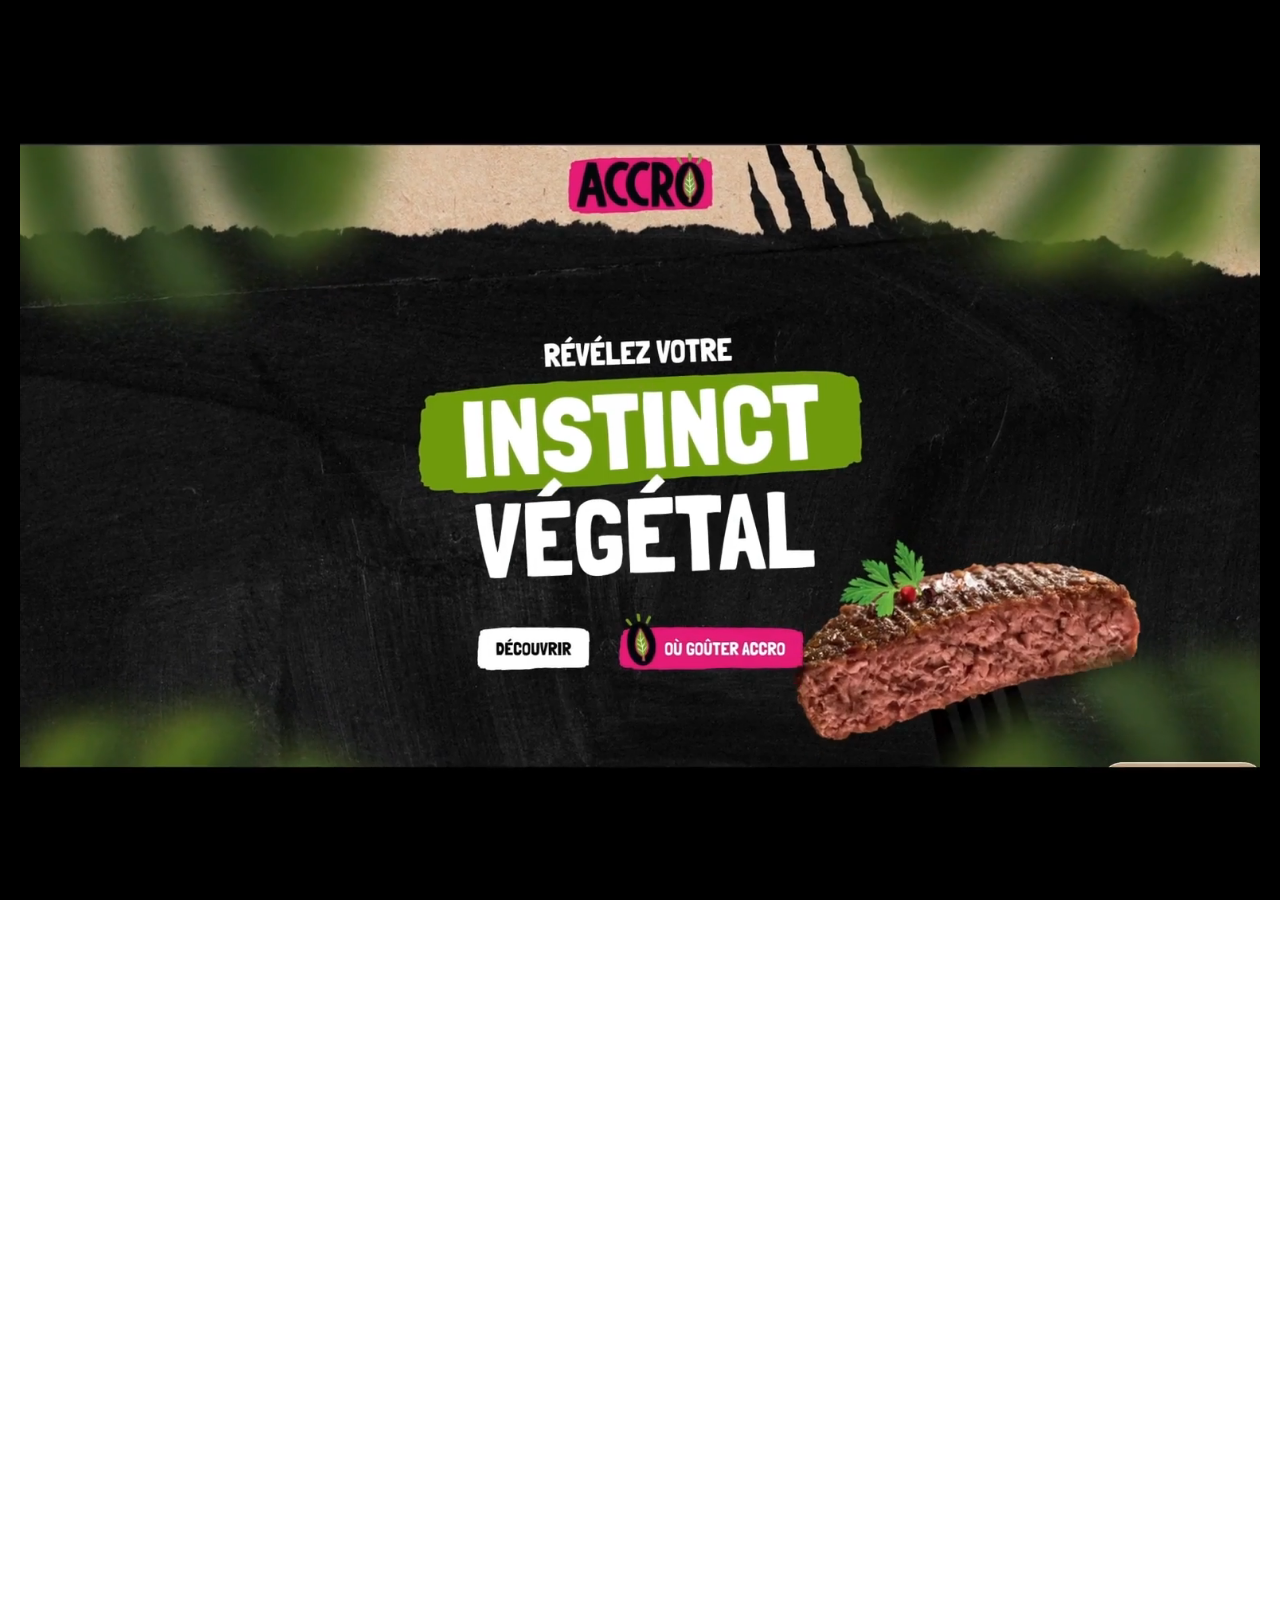
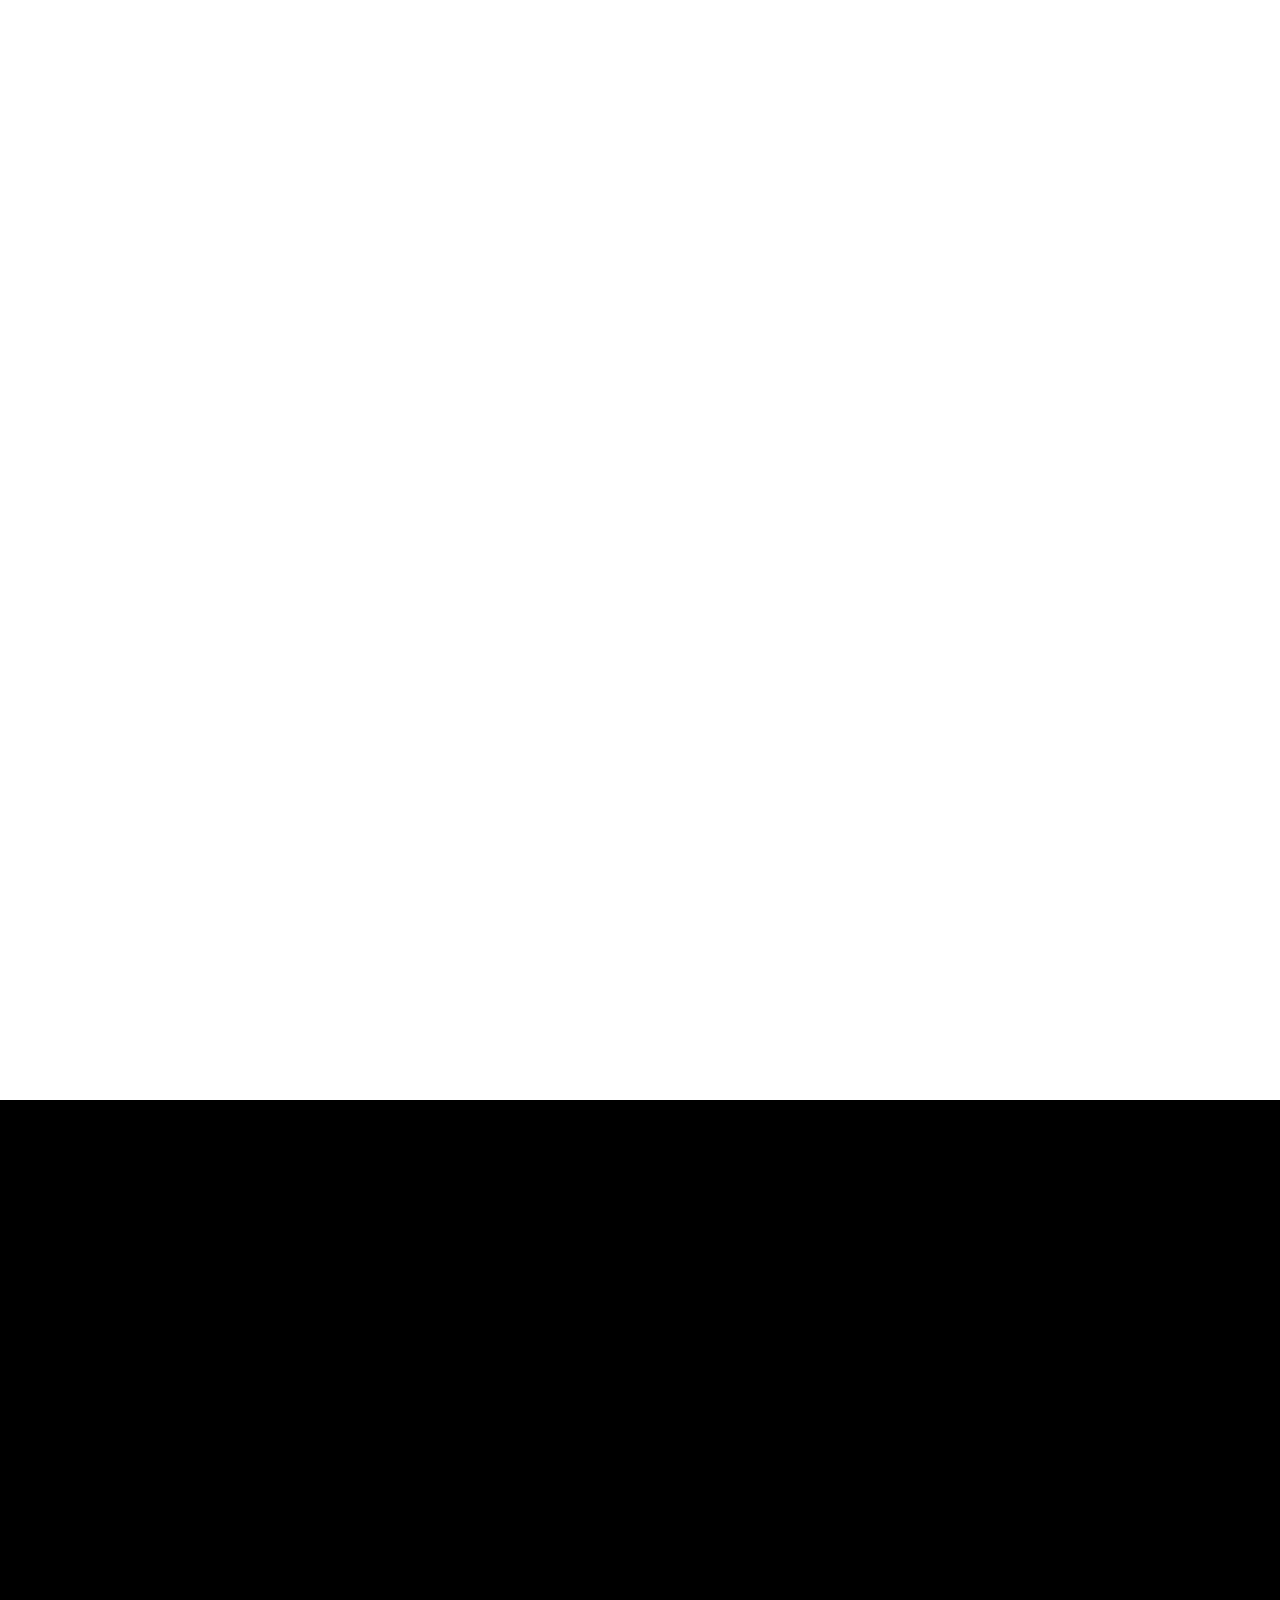
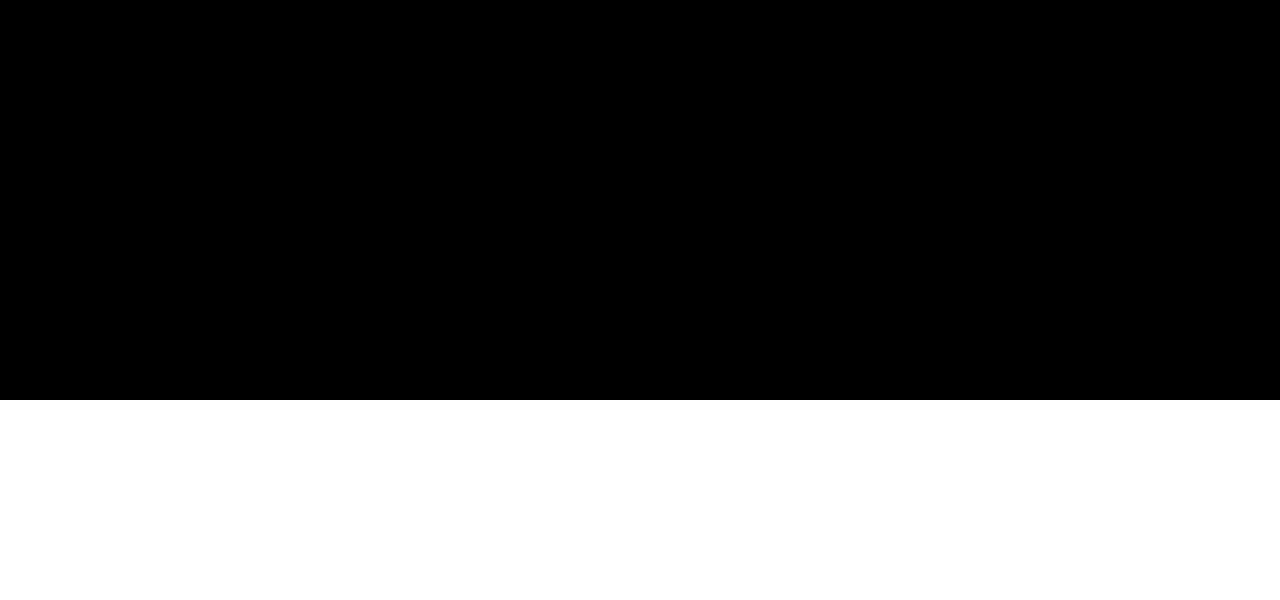
<file: video test.html>
<!DOCTYPE html>
<html lang="en">
<head>
    <meta charset="UTF-8">
    <meta name="viewport" content="width=device-width, initial-scale=1.0">
    <title>Showreel Scroll Effect</title>
    <style>
        * { margin: 0; padding: 0; box-sizing: border-box; }
        body { font-family: Arial, sans-serif; color: black; overflow-x: hidden; }
        .page { height: 100vh; width: 100vw; display: flex; align-items: center; justify-content: center; position: relative; }
        .page1, .page4 { background: black; }
        .page2, .page3 { background: white; position: relative; }
        .video-container {
            position: fixed;
            top: 20px; left: 20px;
            width: calc(100vw - 40px); height: calc(100vh - 40px);
            transition: transform 0.5s ease-in-out, width 0.5s ease-in-out, height 0.5s ease-in-out, left 0.5s ease-in-out, top 0.5s ease-in-out;
            border-radius: 20px;
            overflow: hidden;
            pointer-events: none;
            z-index: 100;
            display: block;
        }
        video { width: 100%; height: 100%; object-fit: cover; border-radius: 20px; }
        .content {
            position: absolute;
            left: 5%; top: 20%;
            font-size: 100px;
            font-weight: bold;
            color: black;
            max-width: 40%;
            line-height: 1.3;
            opacity: 0;
            transition: opacity 1s ease-in-out;
        }
        .content span {
            opacity: 0.3;
            display: inline-block;
            transition: opacity 0.8s ease-in-out;
        }
    </style>
</head>
<body>
    <div class="page page1"></div>
    <div class="page page2">
        <div class="video-container" id="videoContainer">
            <video src="showreel-cover.mp4" autoplay muted loop></video>
        </div>
    </div>
    <div class="page page3">
        <div class="content" id="textContent">
            <span>Popin</span> <span>designs</span> <span>of</span> <span>the</span> <span>solutions</span><br>
            <span>And</span> <span>experiences</span> <span>digital</span><br>
            <span>Who</span> <span>combine</span> <span>creativity,</span> <span>technology</span><br>
            <span>And</span> <span>commitment</span> <span>ethics.</span>
        </div>
    </div>
    <div class="page page4"></div>

    <script>
        window.addEventListener('scroll', function() {
            let videoContainer = document.getElementById('videoContainer');
            let textContent = document.getElementById('textContent');
            let words = textContent.querySelectorAll('span');
            let page2 = document.querySelector('.page2').offsetTop;
            let page3 = document.querySelector('.page3').offsetTop;
            let page4 = document.querySelector('.page4').offsetTop;
            let scrollY = window.scrollY;
            let viewportHeight = window.innerHeight;
            
            if (scrollY >= page2 && scrollY < page3) {
                let progress = (scrollY - page2) / (page3 - page2);
                let scale = Math.max(0.25, 1 - progress * 0.75);
                let newWidth = `calc(${scale} * (100vw - 40px))`;
                let newHeight = `calc(${scale} * (100vh - 40px))`;
                videoContainer.style.width = newWidth;
                videoContainer.style.height = newHeight;
                videoContainer.style.top = `${20 + progress * 50}px`;
                videoContainer.style.left = `${20 + progress * 40}%`;
                videoContainer.style.display = 'block';
            }
            
            if (scrollY >= page3 - viewportHeight / 2) {
                textContent.style.opacity = 1;
                words.forEach((word, index) => {
                    setTimeout(() => {
                        word.style.opacity = 1;
                    }, index * 150);
                });
            }
            
            if (scrollY < page2 || scrollY >= page4) {
                videoContainer.style.display = 'none';
            }
        });
    </script>
</body>
</html>
</file>
